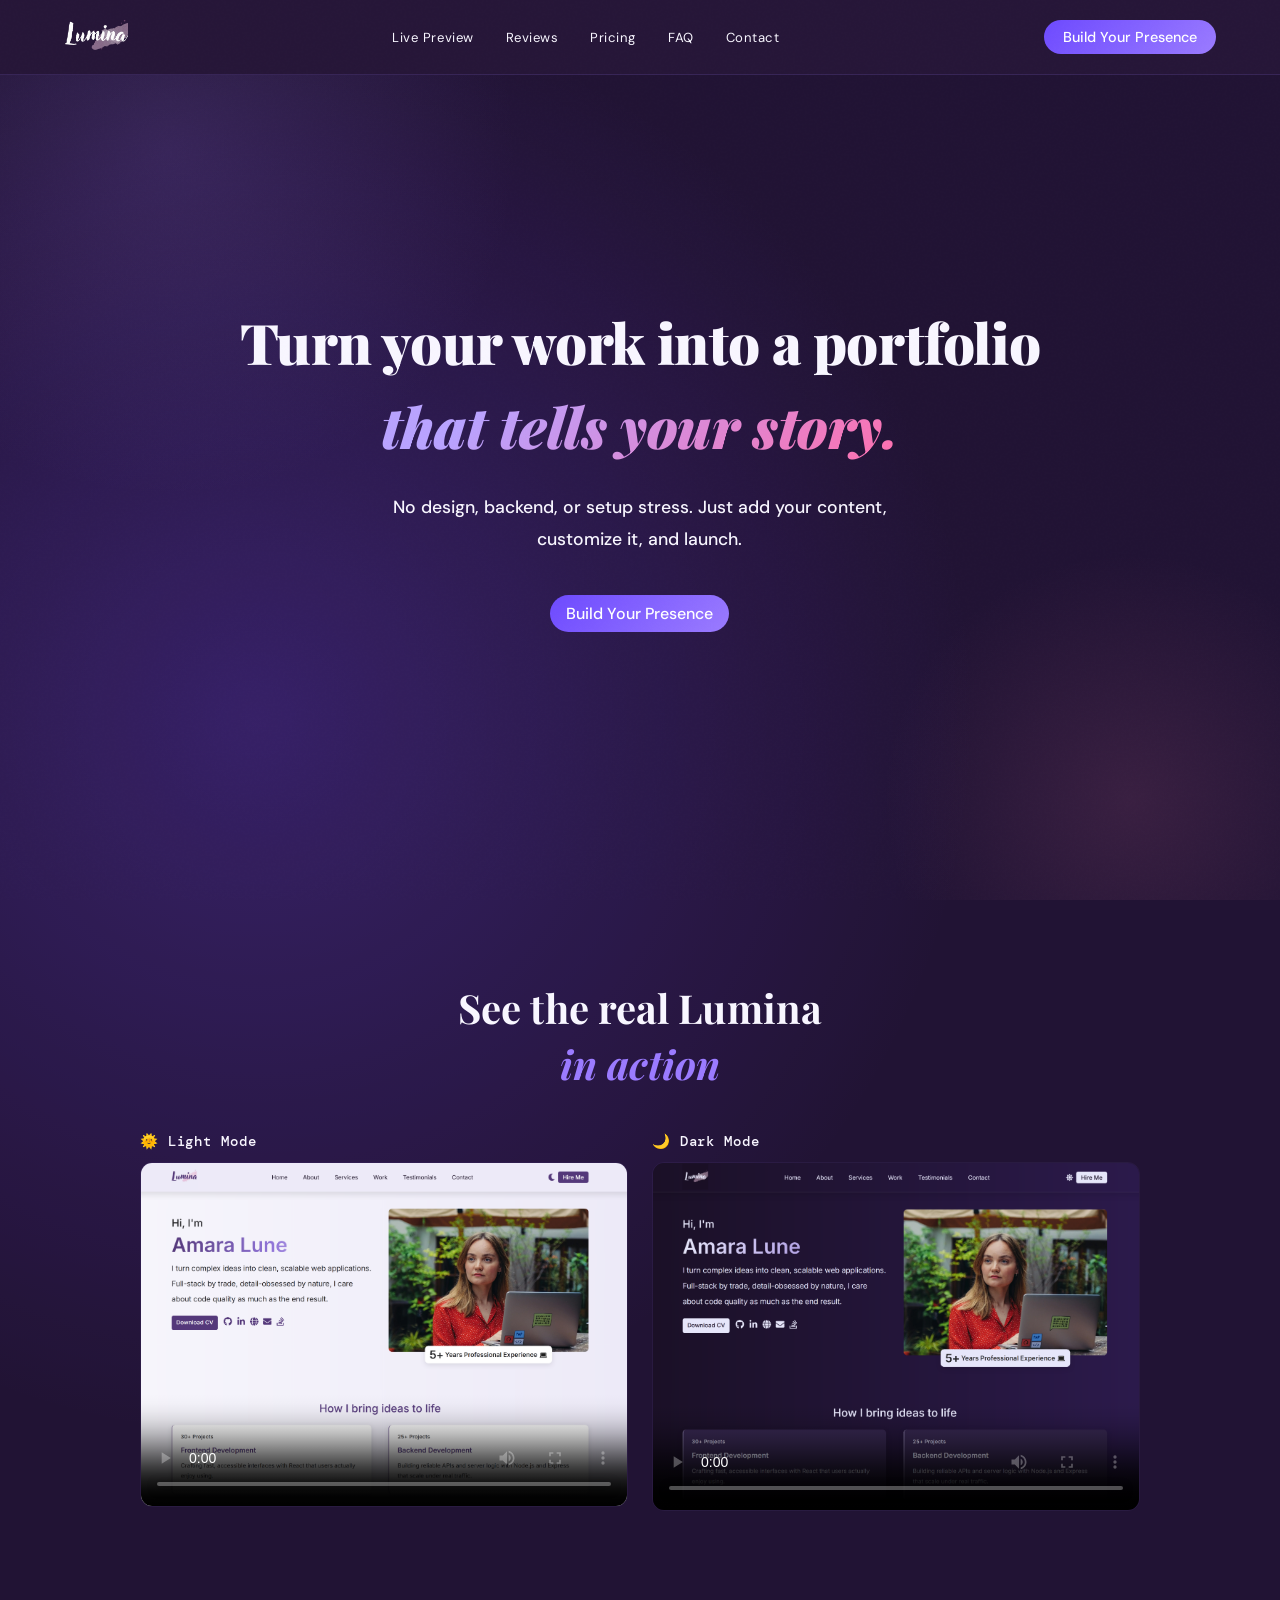
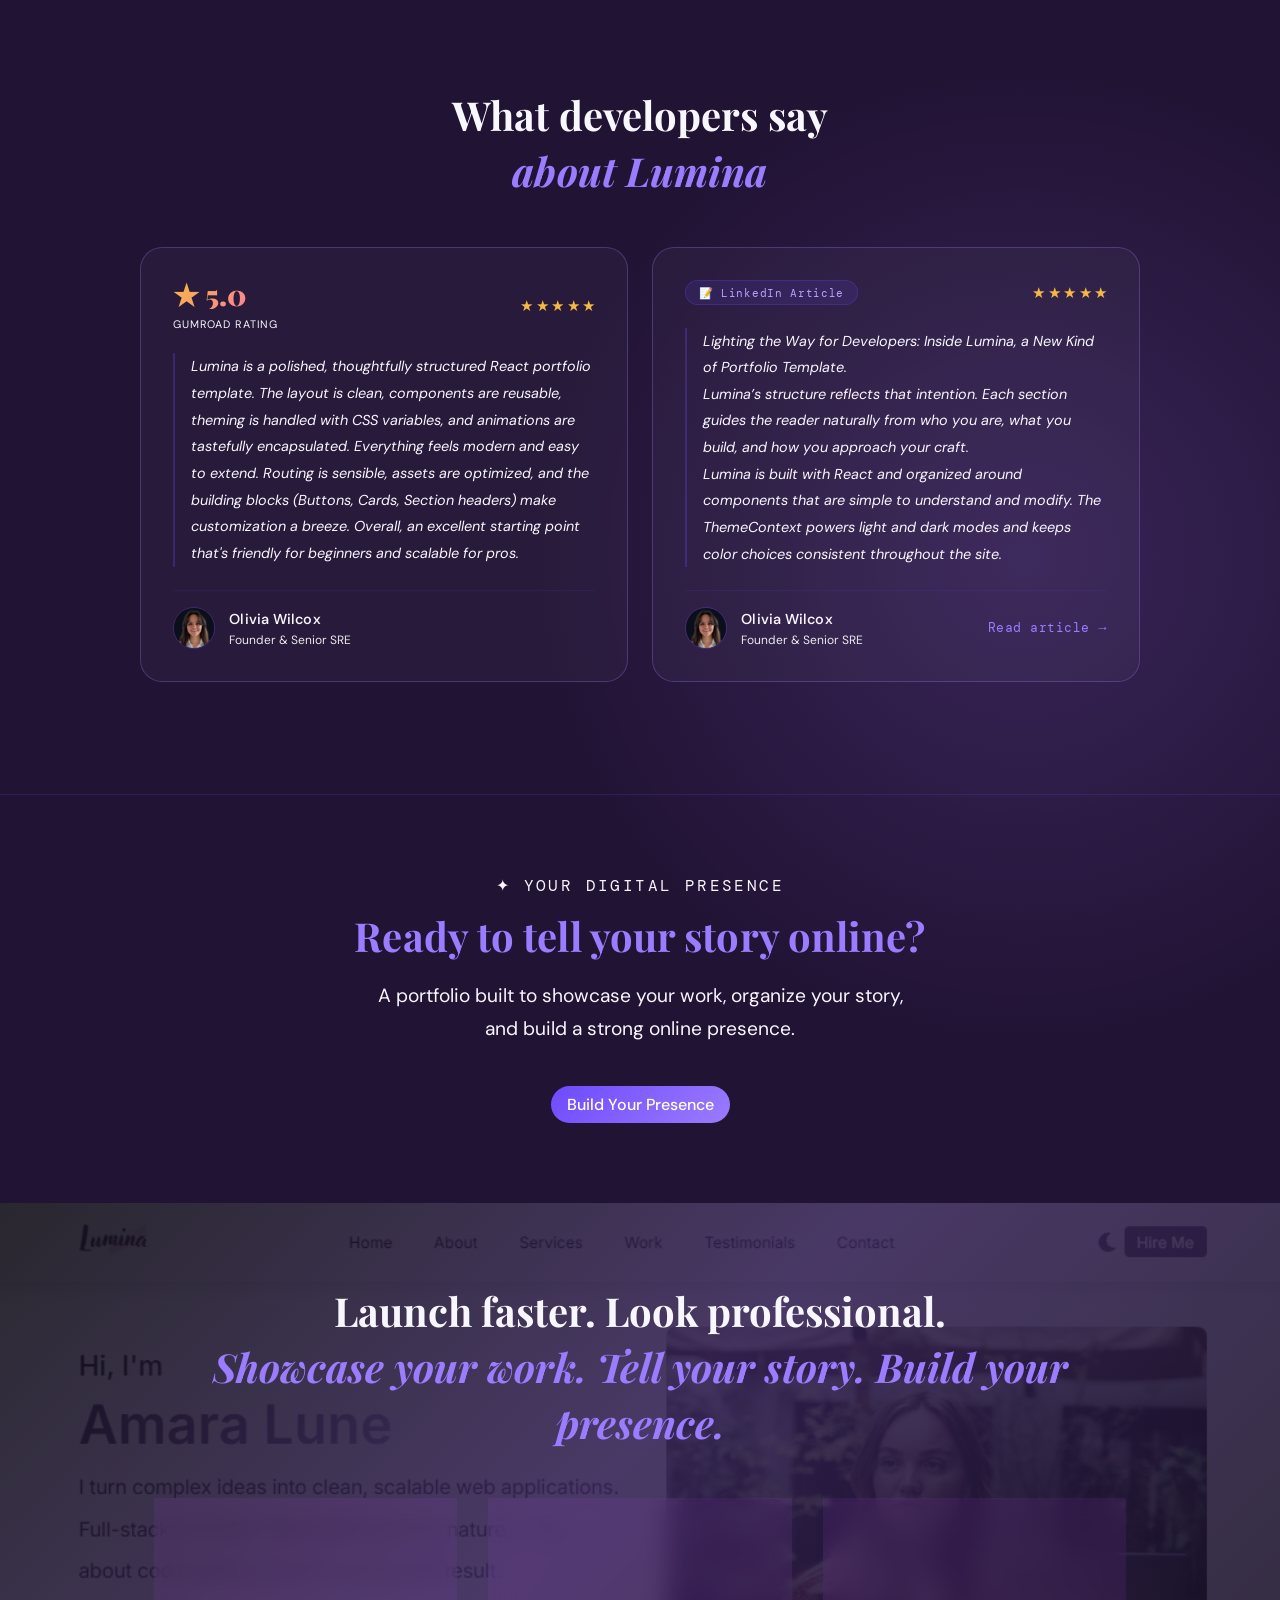
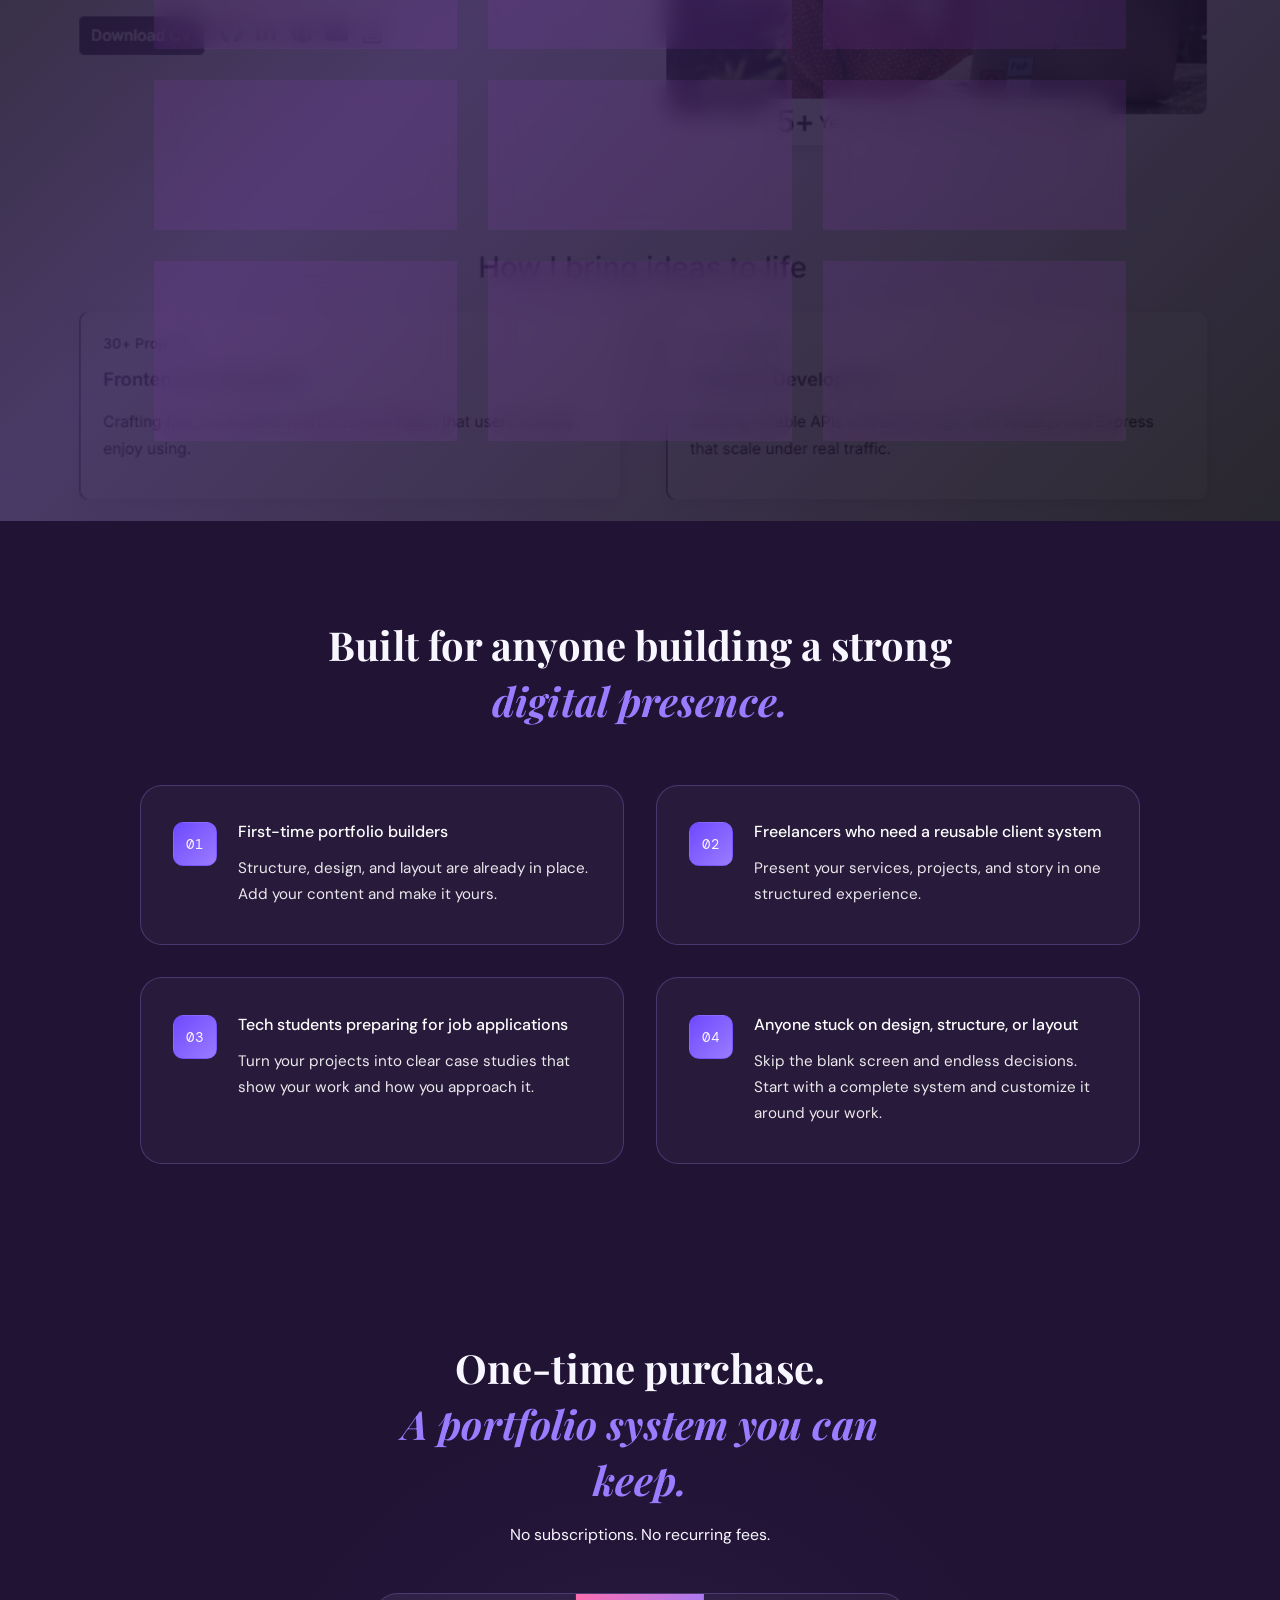
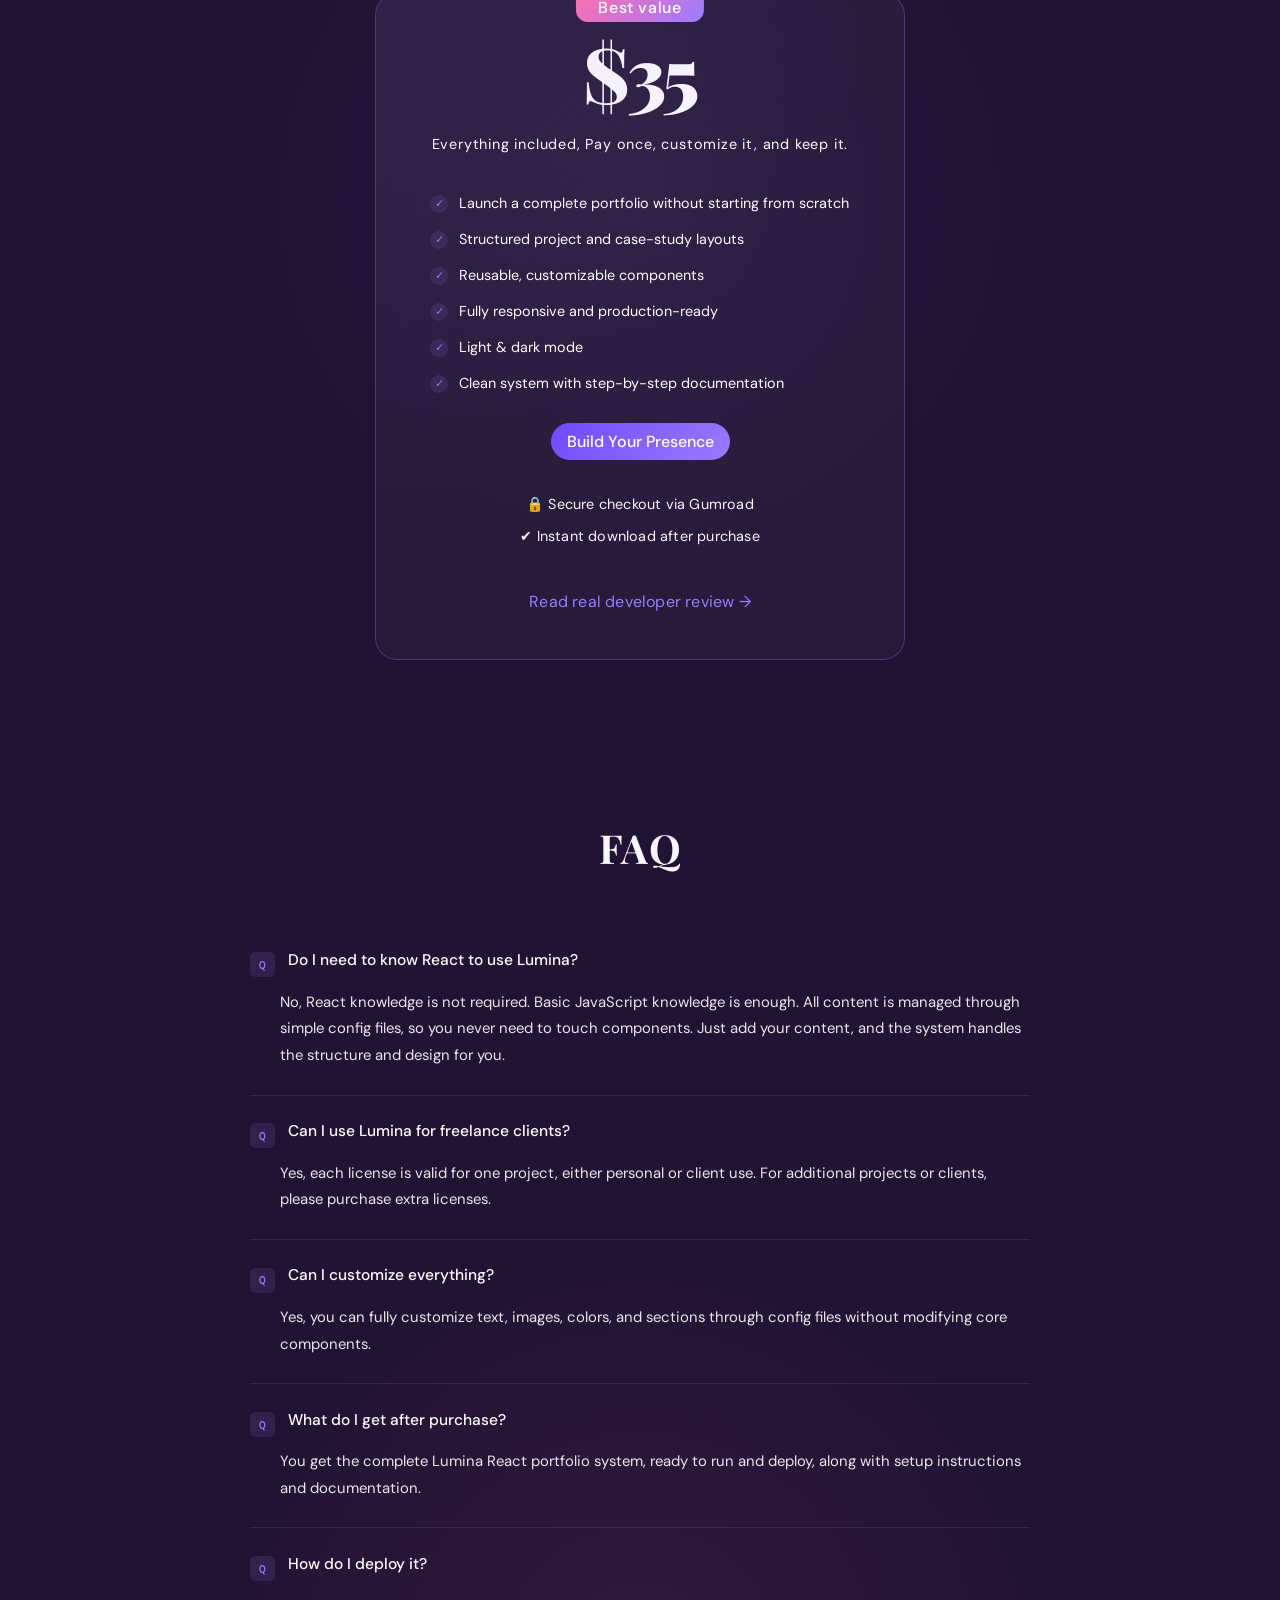
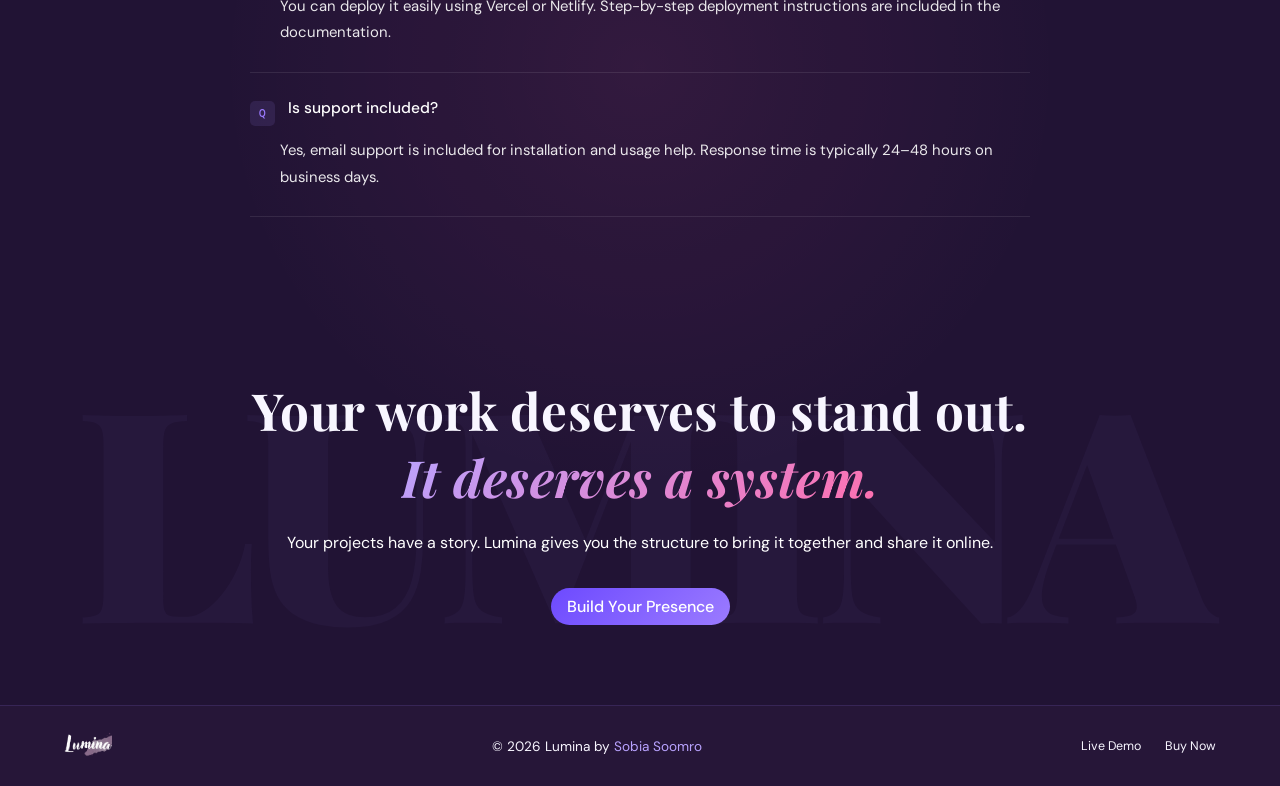
<file: index.html>
<!doctype html>
<html lang="en">
<head>

  <!-- Google tag (gtag.js) -->
  <script async src="https://www.googletagmanager.com/gtag/js?id=G-YYLFMB7GM7"></script>
  <script>
    window.dataLayer = window.dataLayer || [];
    function gtag(){dataLayer.push(arguments);}
    gtag('js', new Date());
    gtag('config', 'G-YYLFMB7GM7');
  </script>

  <meta charset="UTF-8" />
  <meta name="viewport" content="width=device-width, initial-scale=1.0" />
  <title>Lumina, Not Just a Portfolio. A Complete System.</title>
  <meta name="description" content="Go from idea to live portfolio in one day, no design decisions, no setup stress. Built for anyone who wants to launch faster and get noticed." />

  <!-- Open Graph -->
  <meta property="og:title" content="Lumina, Not Just a Portfolio. A Complete System." />
  <meta property="og:description" content="Go from idea to live portfolio in one day, no design decisions, no setup stress. Built for anyone who wants to launch faster and get noticed." />
  <meta property="og:image" content="https://lumina-portfolio-system.vercel.app/Images/Lumina.png" />
  <meta property="og:url" content="https://lumina-portfolio-system.vercel.app" />
  <meta property="og:site_name" content="Lumina" />
  <meta property="og:type" content="website" />

  <!-- Twitter -->
  <meta name="twitter:card" content="summary_large_image" />
  <meta name="twitter:title" content="Lumina, Not Just a Portfolio. A Complete System." />
  <meta name="twitter:description" content="Go from idea to live portfolio in one day, no design decisions, no setup stress. Built for anyone who wants to launch faster and get noticed." />
  <meta name="twitter:image" content="https://lumina-portfolio-system.vercel.app/Images/Lumina.png" />

  <!-- Favicon -->
  <link rel="icon" type="image/x-icon" href="Images/favicon.ico" />

  <!-- Fonts -->
  <link rel="preconnect" href="https://fonts.googleapis.com" />
  <link rel="preconnect" href="https://fonts.gstatic.com" crossorigin />
  <link href="https://fonts.googleapis.com/css2?family=Playfair+Display:ital,wght@0,700;0,900;1,700&family=DM+Sans:wght@300;400;500&family=DM+Mono:wght@400;500&display=swap" rel="stylesheet" />

  <!-- CSS -->
  <link rel="stylesheet" href="CSS/base.css" />
  <link rel="stylesheet" href="CSS/nav.css" />
  <link rel="stylesheet" href="CSS/hero.css" />
  <link rel="stylesheet" href="CSS/video.css" />
  <link rel="stylesheet" href="CSS/testimonials.css" />
  <link rel="stylesheet" href="CSS/cta.css" />
  <link rel="stylesheet" href="CSS/benefits.css" />
  <link rel="stylesheet" href="CSS/for.css" />
  <link rel="stylesheet" href="CSS/pricing.css" />
  <link rel="stylesheet" href="CSS/faq.css" />
  <link rel="stylesheet" href="CSS/finalCta.css" />
  <link rel="stylesheet" href="CSS/footer.css" />

</head>

  <body>
    <!-- ═══════════════════════════════
         NAV
    ═══════════════════════════════ -->
  <nav>
  <a href="#hero" class="nav-logo">
    <img src="Images/Lumina.png" alt="Lumina" />
  </a>

  <!-- LINKS -->
  <ul class="nav-links">
     <li>
      <a href="https://react-portfolio-template-indol.vercel.app/" target="_blank">
        Live Preview
      </a>
    </li>
    <li><a href="#testimonials">Reviews</a></li>
    <li><a href="#pricing">Pricing</a></li>
    <li><a href="#faq">FAQ</a></li>
    <li><a href="https://sobia-portfolio.netlify.app/contact" target="_blank">Contact</a></li>
  </ul>

  <!-- CTA -->
  <a
    href="https://sobia.gumroad.com/l/lumina-reactjs-portfolio-template"
    target="_blank"
    class="nav-cta"
  >
    Build Your Presence
  </a>
  <!-- Hamburger button — add inside <nav> after .nav-cta -->
<button class="nav-hamburger" id="hamburger" aria-label="Open menu">
  <span></span>
  <span></span>
  <span></span>
</button>

<!-- Mobile overlay — add right after </nav> -->
<div class="nav-mobile-menu" id="mobileMenu">
  <div class="mobile-close" onclick="closeMobileMenu()">✕</div>
  <a href="#testimonials" onclick="closeMobileMenu()">Reviews</a>
  <a href="#pricing" onclick="closeMobileMenu()">Pricing</a>
  <a href="#faq" onclick="closeMobileMenu()">FAQ</a>
  <a href="https://react-portfolio-template-indol.vercel.app/" target="_blank">Live Demo</a>
  <a href="https://sobia-portfolio.netlify.app/contact" target="_blank">Contact</a>
  <a href="https://sobia.gumroad.com/l/lumina-reactjs-portfolio-template" target="_blank" class="nav-cta-mobile">Build Your Presence</a>
</div>
<div class="menu-overlay" id="menuOverlay"></div>
</nav>

    <!-- ═══════════════════════════════
         HERO
    ═══════════════════════════════ -->
    <section class="hero" id="hero">
      <div class="hero-bg-orb orb-a"></div>
      <div class="hero-bg-orb orb-b"></div>
      <div class="hero-inner">
        <h1>
          Turn your work into a portfolio<br />
          <span class="line2"><em>that tells your story.</em></span>
        </h1>
        <p class="hero-sub">
          No design, backend, or setup stress. Just add your content, customize it, and launch.
        </p>
        <div class="hero-actions">
          <a
            href="https://sobia.gumroad.com/l/lumina-reactjs-portfolio-template"
            target="_blank"
            class="btn-primary"
            >Build Your Presence</a
          >
        </div>
      </div>
    </section>

    <!-- ═══════════════════════════════
        VIDEO
    ═══════════════════════════════ -->
    <section id="video" class="video-section">
      <div class="video-inner">
        <h2 class="section-title">
          See the real Lumina<br /><em>in action</em>
        </h2>
        <div class="video-grid">
          <div class="video-box">
            <p class="video-box-label">🌞 Light Mode</p>
          <video
            controls
            preload="metadata"
            poster="Images/light-preview.png"
         >
         <source src="Videos/light-mode.mp4" type="video/mp4" />
        </video>
          </div>
          <div class="video-box">
            <p class="video-box-label">🌙 Dark Mode</p>
          <video
           controls
           preload="metadata"
           poster="Images/dark-preview.png"
         >
         <source src="Videos/dark-mode.mp4" type="video/mp4" />
        </video>
          </div>
        </div>
      </div>
    </section>

    <!-- ═══════════════════════════════
         TESTIMONIALS
    ═══════════════════════════════ -->
    <section id="testimonials" class="testimonials-section">
      <div class="testimonials-inner">
        <h2 class="section-title">
          What developers say<br /><em>about Lumina</em>
        </h2>

        <div class="testimonials-grid">
          <!-- Card 1 — Gumroad rating -->
          <div class="testi-card">
            <div class="testi-card-top">
              <div class="testi-score-col">
                <div class="testi-big-num">★ 5.0</div>
                <div class="testi-platform">Gumroad Rating</div>
              </div>
              <div class="testi-stars">
                <span class="star">★</span><span class="star">★</span
                ><span class="star">★</span><span class="star">★</span
                ><span class="star">★</span>
              </div>
            </div>
            <p class="testi-quote">
              Lumina is a polished, thoughtfully structured React portfolio
              template. The layout is clean, components are reusable, theming is
              handled with CSS variables, and animations are tastefully
              encapsulated. Everything feels modern and easy to extend. Routing
              is sensible, assets are optimized, and the building blocks
              (Buttons, Cards, Section headers) make customization a breeze.
              Overall, an excellent starting point that's friendly for beginners
              and scalable for pros.
            </p>
            <div class="testi-author">
              <img
                src="Images/user1.png"
                alt="Olivia Wilcox"
                class="testi-avatar"
              />
              <div class="testi-author-info">
                <span class="testi-name">Olivia Wilcox</span>
                <span class="testi-role">Founder & Senior SRE</span>
              </div>
            </div>
          </div>

          <!-- Card 2 — LinkedIn article -->
          <div class="testi-card testi-card-article">
           <div class="testi-card-top">
            <div class="testi-article-badge">📝 LinkedIn Article</div>
            <div class="testi-stars">
            <span class="star">★</span><span class="star">★</span>
            <span class="star">★</span><span class="star">★</span>
            <span class="star">★</span>
           </div>
           </div>
            <p class="testi-quote">
              Lighting the Way for Developers: Inside Lumina, a New Kind of
              Portfolio Template.
              <br />
              Lumina’s structure reflects that intention. Each section guides
              the reader naturally from who you are, what you build, and how you
              approach your craft.
              <br />
              Lumina is built with React and organized around components that
              are simple to understand and modify. The ThemeContext powers light
              and dark modes and keeps color choices consistent throughout the
              site.
            </p>
           <div class="testi-article-author">
            <div class="testi-author-left">
             <img src="Images/user1.png" alt="Olivia Wilcox" class="testi-avatar" />
             <div class="testi-author-info">
             <span class="testi-name">Olivia Wilcox</span>
             <span class="testi-role">Founder & Senior SRE</span>
           </div>
          </div>
         <a href="https://www.linkedin.com/pulse/lighting-way-developers-inside-lumina-new-kind-portfolio-wilcox-zwige/?trackingId=ChqsGk8XRICPoiimAweCMg%3D%3D"
       target="_blank" class="testi-link">Read article →</a>
  </div>
</div>
          </div>
        </div>
      </div>
    </section>

     <!-- ═══════════════════════════════
         MID CTA
    ═══════════════════════════════ -->
    <section class="cta-mid">
     <div class="cta-mid-inner">
     <span class="cta-mid-label">✦ Your Digital Presence</span>
     <h2 class="section-title">
      Ready to tell your story online?
     </h2>
     <p class="cta-mid-sub">
      A portfolio built to showcase your work, organize your story, and build a strong online presence.
     </p>
     <div class="hero-actions">
      <a href="https://sobia.gumroad.com/l/lumina-reactjs-portfolio-template" target="_blank" class="btn-primary">Build Your Presence</a>
     </div>
  </div>
</section>

    <!-- ═══════════════════════════════
         IMAGE OVERLAY + BENEFITS
    ═══════════════════════════════ -->
    <section class="benefits-section">
  <div class="benefits-overlay">
    <img
      src="Images/img-overlay.png"
      alt="Lumina portfolio preview"
      class="benefits-bg-img"
    />

    <div class="benefits-overlay-tint"></div>

    <div class="benefits-content">
      <h2 class="section-title benefits-title">
        Launch faster. Look professional.<br />
        <em>Showcase your work. Tell your story. Build your presence.</em>
      </h2>

      <div class="benefits-grid">

        <div class="benefit-tag">
          <span class="benefit-number">01</span>
          <div class="benefit-tag-title">
            Go from idea to live portfolio in a single day
          </div>
        </div>

        <div class="benefit-tag">
          <span class="benefit-number">02</span>
          <div class="benefit-tag-title">
            Start with a complete structure instead of a blank screen
          </div>
        </div>

        <div class="benefit-tag">
          <span class="benefit-number">03</span>
          <div class="benefit-tag-title">
            Present projects with clear case-study layouts
          </div>
        </div>

        <div class="benefit-tag">
          <span class="benefit-number">04</span>
          <div class="benefit-tag-title">
            Give your work a story and a clear flow
          </div>
        </div>

        <div class="benefit-tag">
          <span class="benefit-number">05</span>
          <div class="benefit-tag-title">
            Spend less time making design decisions
          </div>
        </div>

        <div class="benefit-tag">
          <span class="benefit-number">06</span>
          <div class="benefit-tag-title">
            Add your content, the structure is already built
          </div>
        </div>

        <div class="benefit-tag">
          <span class="benefit-number">07</span>
          <div class="benefit-tag-title">
            Launch without backend setup
          </div>
        </div>

        <div class="benefit-tag">
          <span class="benefit-number">08</span>
          <div class="benefit-tag-title">
            Keep your portfolio consistent with a reusable design system
          </div>
        </div>

        <div class="benefit-tag">
          <span class="benefit-number">09</span>
          <div class="benefit-tag-title">
            Customize the experience around your work and your story
          </div>
        </div>
      </div>
    </div>
  </div>
</section>

    <div class="for-section">
  <div class="for-inner-section">
    <div class="for-header">
      <h2 class="section-title">
        Built for anyone building a strong<br /><em>digital presence.</em>
      </h2>
    </div>
    <div class="for-grid">
      <div class="for-card">
        <div class="for-card-icon">01</div>
        <div class="for-card-body">
          <h4>First-time portfolio builders</h4>
          <p>Structure, design, and layout are already in place. Add your content and make it yours.</p>
        </div>
      </div>
      <div class="for-card">
        <div class="for-card-icon">02</div>
        <div class="for-card-body">
          <h4>Freelancers who need a reusable client system</h4>
          <p>Present your services, projects, and story in one structured experience.</p>
        </div>
      </div>
      <div class="for-card">
        <div class="for-card-icon">03</div>
        <div class="for-card-body">
          <h4>Tech students preparing for job applications</h4>
          <p>Turn your projects into clear case studies that show your work and how you approach it.</p>
        </div>
      </div>
      <div class="for-card">
        <div class="for-card-icon">04</div>
        <div class="for-card-body">
          <h4>Anyone stuck on design, structure, or layout</h4>
          <p>Skip the blank screen and endless decisions. Start with a complete system and customize it around your work.</p>
        </div>
      </div>
    </div>
  </div>
</div>


<!-- ═══════════════════════════════
     PRICING (SAAS HIGH-CONVERTING)
═══════════════════════════════ -->
<div id="pricing" class="pricing-section">
  <div class="pricing-bg-glow"></div>

  <div class="pricing-inner">

    <!-- SHORTER + STRONGER HEADLINE -->
    <h2 class="section-title">
      One-time purchase.<br />
      <em>A portfolio system you can keep.</em>
    </h2>

    <p class="price-note">
      No subscriptions. No recurring fees.
    </p>
    <div class="price-card">

      <div class="price-card-glow"></div>

      <div class="price-best-badge">Best value</div>

      <!-- PRICE SIMPLIFIED -->

      <div class="price-main">
     <h3 class="price-amount">$35</h3>
     <p>Everything included, Pay once, customize it, and keep it.</p>
   </div>

      <!-- OUTCOME-BASED FEATURES -->
    <div class="price-items-container">
      <div class="price-items">

        <div class="price-item">
          <span class="check">✓</span>
          Launch a complete portfolio without starting from scratch
        </div>

        <div class="price-item">
          <span class="check">✓</span>
          Structured project and case-study layouts
        </div>

        <div class="price-item">
          <span class="check">✓</span>
          Reusable, customizable components
        </div>

        <div class="price-item">
          <span class="check">✓</span>
          Fully responsive and production-ready
        </div>

        <div class="price-item">
          <span class="check">✓</span>
          Light & dark mode
        </div>

        <div class="price-item">
          <span class="check">✓</span>
          Clean system with step-by-step documentation
        </div>
     </div>
    </div>

      <!-- CTA -->
      <a
        href="https://sobia.gumroad.com/l/lumina-reactjs-portfolio-template"
        target="_blank"
        class="btn-primary"
      >
        Build Your Presence
      </a>
      <div class="price-guarantee">
        🔒 Secure checkout via Gumroad<br />
        ✔ Instant download after purchase<br />
        <br />
        <a href="https://www.linkedin.com/pulse/lighting-way-developers-inside-lumina-new-kind-portfolio-wilcox-zwige/?trackingId=ChqsGk8XRICPoiimAweCMg%3D%3D" target="_blank">
          Read real developer review →
        </a>
      </div>

    </div>
  </div>
</div>

    <!-- ═══════════════════════════════
         FAQ
    ═══════════════════════════════ -->
    <div id="faq" class="faq-section">
    <div class="faq-inner-section">
      <div class="faq-header">
        <h2 class="section-title">FAQ</h2>
      </div>
      <div class="faq-item">
        <div class="faq-q">Do I need to know React to use Lumina?</div>
        <p class="faq-a">
          No, React knowledge is not required.
          Basic JavaScript knowledge is enough. All content is managed through simple config files, so you never need to touch components.
          Just add your content, and the system handles the structure and design for you.
        </p>
      </div>
      <div class="faq-item">
        <div class="faq-q">Can I use Lumina for freelance clients?</div>
        <p class="faq-a">
          Yes, each license is valid for one project, either personal or client use.
          For additional projects or clients, please purchase extra licenses.
        </p>
      </div>
      <div class="faq-item">
        <div class="faq-q">Can I customize everything?</div>
        <p class="faq-a">
          Yes, you can fully customize text, images, colors, and sections through config files without modifying core components.
        </p>
      </div>
      <div class="faq-item">
        <div class="faq-q">What do I get after purchase?</div>
        <p class="faq-a">
          You get the complete Lumina React portfolio system, ready to run and deploy, along with setup instructions and documentation.
        </p>
      </div>
      <div class="faq-item">
        <div class="faq-q">How do I deploy it?</div>
        <p class="faq-a">
         You can deploy it easily using Vercel or Netlify.
         Step-by-step deployment instructions are included in the documentation.
        </p>
      </div>
       <div class="faq-item">
        <div class="faq-q">Is support included?</div>
        <p class="faq-a">
         Yes, email support is included for installation and usage help.
         Response time is typically 24–48 hours on business days.
        </p>
      </div>
    </div>
    </div>
    </div>

    <!-- ═══════════════════════════════
         FINAL CTA
    ═══════════════════════════════ -->
    <div class="cta-final">
      <div class="cta-watermark">LUMINA</div>
      <div class="cta-inner">
        <h2>
          Your work deserves to stand out.<br /><em
            >It deserves a system.</em
          >
        </h2>
        <p>
          Your projects have a story. Lumina gives you the structure to bring it together and share it online.
        </p>
        <div class="hero-actions">
          <a
            href="https://sobia.gumroad.com/l/lumina-reactjs-portfolio-template"
            target="_blank"
            class="btn-primary"
            >Build Your Presence</a
          >
        </div>
      </div>
    </div>

    <!-- ═══════════════════════════════
         FOOTER
    ═══════════════════════════════ -->
    <footer>
      <div class="footer-logo">
        <a href="#hero" class="footer-logo">
         <img src="Images/Lumina.png" alt="Lumina" />
        </a>
      </div>
      <p class="footer-copy">
        © 2026 Lumina by <a href="https://sobia-portfolio.netlify.app/" target="_blank">Sobia Soomro</a>
      </p>
      <div class="footer-links">
        <a
          href="https://react-portfolio-template-indol.vercel.app/"
          target="_blank"
          >Live Demo</a
        >
        <a
          href="https://sobia.gumroad.com/l/lumina-reactjs-portfolio-template"
          target="_blank"
          >Buy Now</a
        >
      </div>
    </footer>

    <script>
  const hamburger = document.getElementById("hamburger");
  const mobileMenu = document.getElementById("mobileMenu");
  const menuOverlay = document.getElementById("menuOverlay");

  hamburger.addEventListener("click", () => {
    hamburger.classList.toggle("open");
    mobileMenu.classList.toggle("open");
    menuOverlay.classList.toggle("show");
  });

  function closeMobileMenu() {
    hamburger.classList.remove("open");
    mobileMenu.classList.remove("open");
    menuOverlay.classList.remove("show");
  }

  menuOverlay.addEventListener("click", closeMobileMenu);
</script>
  </body>
</html>
</file>
<file: CSS/base.css>
:root {
  --violet: #6d4aff;
  --lavender: #9b7bff;
  --glow: #b9a3ff;
  --accent: #ff6fae;
  --white: #f8f6ff;
  --btn-text: #ffffff;
  --dim: rgba(255, 255, 255, 0.90);
  /* --dimmer: rgba(248, 248, 248, 0.22); */
  --card-bg: rgba(255, 255, 255, 0.03);
  --card-border: rgba(109, 74, 255, 0.3);
  --section-border: rgba(139, 111, 212, 0.08);
  --faq-border: rgba(255, 255, 255, 0.09);
  --nav-background: #261638;
}

*, *::before, *::after {
  box-sizing: border-box;
  margin: 0;
  padding: 0;
}

html {
  scroll-behavior: smooth;
}

body {
  font-family: "DM Sans", sans-serif;
  color: var(--white);
  overflow-x: hidden;
  -webkit-font-smoothing: antialiased;
  background:
    radial-gradient(1200px circle at 20% 10%, rgba(109, 74, 255, 0.25), transparent 60%),
    radial-gradient(900px circle at 80% 30%, rgba(155, 123, 255, 0.18), transparent 55%),
    radial-gradient(700px circle at 50% 90%, rgba(255, 111, 174, 0.08), transparent 60%),
    #0f0c1d;
}

body::after {
  content: "";
  position: fixed;
  inset: 0;
  background-image: url("data:image/svg+xml,%3Csvg viewBox='0 0 512 512' xmlns='http://www.w3.org/2000/svg'%3E%3Cfilter id='n'%3E%3CfeTurbulence type='fractalNoise' baseFrequency='0.75' numOctaves='4' stitchTiles='stitch'/%3E%3C/filter%3E%3Crect width='100%25' height='100%25' filter='url(%23n)' opacity='0.04'/%3E%3C/svg%3E");
  pointer-events: none;
  z-index: 9999;
  opacity: 0.3;
}
</file>
<file: CSS/nav.css>
nav {
  position: fixed;
  top: 0;
  left: 0;
  right: 0;
  z-index: 500;
  padding: 0.3rem 4rem;
  display: flex;
  align-items: center;
  justify-content: space-between;
  gap: 2rem;
  background: var(--nav-background);
  border-bottom: 1px solid rgba(155, 123, 255, 0.15);
}

.nav-logo {
  line-height: 0;
  flex-shrink: 0;
}

.nav-logo img {
  height: 4rem;
  width: auto;
  display: block;
}

.nav-links {
  display: flex;
  gap: 2rem;
  list-style: none;
  align-items: center;
  flex: 1;
  justify-content: center;
}

.nav-links a {
  color: var(--white);
  text-decoration: none;
  font-size: 0.82rem;
  font-weight: 400;
  letter-spacing: 0.04em;
  transition: color 0.2s;
}

.nav-links a:hover {
  color: var(--white);
}

.nav-cta {
  background: linear-gradient(135deg, var(--violet), var(--lavender));
  color: var(--btn-text);
  padding: 0.5rem 1.2rem;
  border-radius: 30px;
  font-weight: 500;
  font-size: 0.9rem;
  border: none;
  text-decoration: none;
  white-space: nowrap;
  flex-shrink: 0;
  transition: transform 0.2s, box-shadow 0.2s;
}

.nav-cta:hover {
  transform: translateY(-3px);
  box-shadow: 0 18px 44px rgba(139, 111, 212, 0.5);
}

/* ── HAMBURGER BUTTON ── */
.nav-hamburger {
  display: none;
  flex-direction: column;
  gap: 5px;
  cursor: pointer;
  background: none;
  border: none;
  padding: 4px;
  flex-shrink: 0;
}

.nav-hamburger span {
  display: block;
  width: 24px;
  height: 2px;
  background: var(--white);
  border-radius: 2px;
  transition: all 0.3s ease;
}

/* Hamburger → X animation */
.nav-hamburger.open span:nth-child(1) {
  transform: translateY(7px) rotate(45deg);
}

.nav-hamburger.open span:nth-child(2) {
  opacity: 0;
  transform: scaleX(0);
}

.nav-hamburger.open span:nth-child(3) {
  transform: translateY(-7px) rotate(-45deg);
}

/* ── MOBILE MENU OVERLAY ── */
/* ─────────────────────────────
   MOBILE SIDEBAR MENU
───────────────────────────── */

.nav-mobile-menu {
  position: fixed;
  top: 0;
  left: -320px;
  width: 280px;
  height: 100vh;
  background: var(--nav-background);
  border-right: 1px solid rgba(139, 111, 212, 0.12);
  backdrop-filter: blur(20px);
  z-index: 999;
  padding: 7rem 2rem 2rem;
  display: flex;
  flex-direction: column;
  gap: 1.3rem;
  transition: left 0.35s ease;
}

/* OPEN STATE */
.nav-mobile-menu.open {
  left: 0;
}

/* LINKS */
.nav-mobile-menu a {
  color: var(--white);
  text-decoration: none;
  font-size: 1rem;
  font-weight: 500;
  padding: 0.95rem 1rem;
  border-radius: 14px;
  transition:
    background 0.2s ease,
    color 0.2s ease,
    transform 0.2s ease;
}

/* HOVER */
.nav-mobile-menu a:hover {
  background: rgba(255, 255, 255, 0.05);
  color: var(--lavender);
  transform: translateX(4px);
}

/* CTA BUTTON */
.nav-cta-mobile {
  margin-top: 1rem;
  background: linear-gradient(
    135deg,
    var(--violet),
    var(--lavender)
  );
  text-align: center;
  color: white !important;
  border-radius: 999px !important;
  padding: 1rem 1.4rem !important;
}

/* DARK OVERLAY */
.menu-overlay {
  position: fixed;
  inset: 0;
  background: rgba(0, 0, 0, 0.45);
  backdrop-filter: blur(4px);
  z-index: 998;
  opacity: 0;
  pointer-events: none;
  transition: opacity 0.3s ease;
}

.menu-overlay.show {
  opacity: 1;
  pointer-events: all;
}

.mobile-close {
  position: absolute;
  top: 18px;
  right: 18px;
  width: 38px;
  height: 38px;
  display: flex;
  align-items: center;
  justify-content: center;
  font-size: 20px;
  color: var(--white);
  cursor: pointer;
  border-radius: 10px;
  background: rgba(255, 255, 255, 0.05);
  transition: 0.2s ease;
}

.mobile-close:hover {
  background: rgba(255, 255, 255, 0.1);
  transform: scale(1.05);
}

@media (max-width: 900px) {
  nav {
    padding: 0.5rem 2rem;
  }

  .nav-links {
    display: none;
  }

  .nav-cta {
    display: none;
  }

  .nav-hamburger {
    display: flex;
  }
}
</file>
<file: CSS/hero.css>
@keyframes drift {
  0%,
  100% {
    transform: translate(0, 0);
  }
  33% {
    transform: translate(20px, -25px);
  }
  66% {
    transform: translate(-15px, 15px);
  }
}

@keyframes riseIn {
  from {
    opacity: 0;
    transform: translateY(28px);
  }
  to {
    opacity: 1;
    transform: translateY(0);
  }
}

@keyframes blink {
  0%,
  100% {
    opacity: 1;
    transform: scale(1);
  }
  50% {
    opacity: 0.4;
    transform: scale(1.4);
  }
}

.hero {
  min-height: 100svh;
  display: flex;
  align-items: center;
  justify-content: center;
  padding: 9rem 4rem 7rem;
  text-align: center;
  position: relative;
  overflow: hidden;
  background: rgba(199, 80, 255, 0.1);
}

.hero-bg-orb {
  position: absolute;
  border-radius: 50%;
  pointer-events: none;
  animation: drift 12s ease-in-out infinite;
}

.orb-a {
  width: 700px;
  height: 700px;
  top: -200px;
  left: -180px;
  background: radial-gradient(
    circle,
    rgba(139, 111, 212, 0.18) 0%,
    transparent 70%
  );
}

.orb-b {
  width: 500px;
  height: 500px;
  bottom: -150px;
  right: -100px;
  background: radial-gradient(
    circle,
    rgba(232, 121, 160, 0.12) 0%,
    transparent 70%
  );
  animation-delay: -5s;
  animation-direction: reverse;
}

.hero-inner {
  position: relative;
  z-index: 2;
  max-width: 1000px;
}

.hero h1 {
  font-family: "Playfair Display", serif;
  font-size: 3.5rem;
  font-weight: 900;
  line-height: 1.5;
  letter-spacing: -0.4px;
  margin-bottom: 1.5rem;
  color: var(--white);
  animation: riseIn 0.8s ease 0.1s both;
}

.hero h1 .line2 {
  display: block;
}

.hero h1 em {
  font-style: italic;
  background: linear-gradient(135deg, var(--glow) 20%, var(--accent));
  -webkit-background-clip: text;
  -webkit-text-fill-color: transparent;
  background-clip: text;
}

.hero-sub {
  font-size: 1.1rem;
  font-weight: 500;
  color: var(--white);
  max-width: 560px;
  margin: 0 auto 2.5rem;
  line-height: 1.8;
  animation: riseIn 0.8s ease 0.2s both;
}

.hero-actions {
  display: flex;
  gap: 1rem;
  justify-content: center;
  flex-wrap: wrap;
  animation: riseIn 0.8s ease 0.3s both;
  margin-top: 0.4rem;
}

.btn-primary {
  background: linear-gradient(135deg, var(--violet), var(--lavender));
  color: var(--btn-text);
  padding: 0.5rem 1rem;
  border-radius: 20px;
  font-size: 1rem;
  font-weight: 500;
  text-decoration: none;
  transition:
    transform 0.2s,
    box-shadow 0.2s;
  display: inline-flex;
  align-items: center;
  gap: 0.5rem;
  border: none;
  cursor: pointer;
}

.btn-primary:hover {
  transform: translateY(-3px);
  box-shadow: 0 18px 44px rgba(139, 111, 212, 0.5);
}

@media (max-width: 900px) {
  .hero {
    min-height: auto;
    line-height: 1.5;
  }

  .hero h1 {
    font-size: 2.8rem;
    line-height: 3.8rem;
  }

  .hero-sub {
    font-size: 1rem;
  }
}

@media (max-width: 580px) {
  .hero h1 {
    font-size: 2.3rem;
    max-width: 40rem;
    line-height: 1.5;
  }

  .hero-actions {
    flex-direction: column;
    align-items: center;
  }

  .btn-primary {
    justify-content: center;
    padding: 0.6rem 1.2rem;
  }
}

@media (max-width: 400px) {
  .hero h1 {
    font-size: 2rem;
    line-height: 1.6;
  }
}
</file>
<file: CSS/video.css>
.video-section {
  padding: 5rem 4rem;
  background: rgba(199, 80, 255, 0.1);
}

.video-inner {
  max-width: 1000px;
  margin: 0 auto;
  text-align: center;
}

.video-inner .section-title {
  font-family: "Playfair Display", serif;
  font-size: 2.5rem;
  font-weight: 700;
  line-height: 1.4;
  letter-spacing: 0.1px;
  margin-bottom: 2.5rem;
  color: var(--white);
}

.video-inner .section-title em {
  font-style: italic;
  color: var(--lavender);
}

.video-grid {
  display: grid;
  grid-template-columns: 1fr 1fr;
  gap: 1.5rem;
  margin-top: 2rem;
}

.video-box-label {
  font-size: 0.90rem;
  font-weight: 500;
  color: var(--white);
  margin-bottom: 0.75rem;
  display: block;
  text-align: left;
  font-family: "DM Mono", monospace;
  letter-spacing: 0.06em;
}

.video-box video {
  width: 100%;
  border-radius: 12px;
  border: 1px solid var(--section-border);
  background: var(--surface2);
  display: block;
}

@media (max-width: 900px) {
  .video-section {
    padding: 6rem 2rem;
  }

  .video-grid {
    grid-template-columns: 1fr;
  }

  .video-inner .section-title {
    font-size: 2.2rem;
  }
}

@media (max-width: 600px) {
  .video-inner .section-title {
    font-size: 1.9rem;
  }
}
</file>
<file: CSS/testimonials.css>
.testimonials-section {
  padding: 6rem 4rem 7rem;
  background: rgba(199, 80, 255, 0.1);
}

.testimonials-inner {
  max-width: 1000px;
  margin: 0 auto;
}

.testimonials-inner .section-title {
  font-family: "Playfair Display", serif;
  font-size: 2.5rem;
  font-weight: 700;
  line-height: 1.4;
  letter-spacing: 0.1px;
  text-align: center;
  margin-bottom: 3rem;
  color: var(--white);
}

.testimonials-inner .section-title em {
  font-style: italic;
  color: var(--lavender);
}

.testimonials-grid {
  display: grid;
  grid-template-columns: 1fr 1fr;
  gap: 1.5rem;
}

.testi-card {
  background: var(--card-bg);
  border: 1px solid rgba(139, 111, 212, 0.35);
  border-radius: 22px;
  padding: 2rem;
  display: flex;
  flex-direction: column;
  gap: 1.4rem;
  transition: border-color 0.25s ease, background 0.25s ease;
}

.testi-card:hover {
  border-color: rgba(155, 123, 255, 0.38);
  background: rgba(109, 74, 255, 0.09);
}

.testi-card-top {
  display: flex;
  align-items: center;
  justify-content: space-between;
}

.testi-big-num {
  font-family: "Playfair Display", serif;
  font-size: 1.8rem;
  font-weight: 900;
  background: linear-gradient(135deg, #f4b942, var(--accent));
  -webkit-background-clip: text;
  -webkit-text-fill-color: transparent;
  background-clip: text;
  line-height: 1;
}

.testi-platform {
  font-size: 0.68rem;
  color: var(--white);
  letter-spacing: 0.08em;
  text-transform: uppercase;
  margin-top: 0.5rem;
}

.testi-stars {
  display: flex;
  gap: 0.15rem;
}

.star {
  color: #f4b942;
  font-size: 0.95rem;
}

.testi-article-badge {
  display: inline-flex;
  align-items: center;
  gap: 0.4rem;
  background: rgba(109, 74, 255, 0.12);
  border: 1px solid rgba(109, 74, 255, 0.25);
  padding: 0.28rem 0.8rem;
  border-radius: 100px;
  font-size: 0.7rem;
  font-family: "DM Mono", monospace;
  color: var(--glow);
  letter-spacing: 0.06em;
}

.testi-quote {
  font-size: 0.90rem;
  line-height: 1.85;
  color: var(--white);
  font-style: italic;
  flex: 1;
  padding-left: 1rem;
  border-left: 2px solid rgba(109, 74, 255, 0.28);
}

.testi-author,
.testi-article-author {
  display: flex;
  align-items: center;
  gap: 0.9rem;
  padding-top: 1rem;
  border-top: 1px solid rgba(109, 74, 255, 0.1);
}

.testi-article-author {
  justify-content: space-between;
}

.testi-author-left {
  display: flex;
  align-items: center;
  gap: 0.9rem;
}

.testi-avatar {
  width: 42px;
  height: 42px;
  border-radius: 50%;
  object-fit: cover;
  border: 1.5px solid rgba(109, 74, 255, 0.3);
  flex-shrink: 0;
}

.testi-author-info {
  display: flex;
  flex-direction: column;
  gap: 0.2rem;
}

.testi-name {
  font-size: 0.90rem;
  font-weight: 550;
  color: var(--white);
  line-height: 1;
  letter-spacing: 0.1px;
  margin-top: 0.3rem;
}

.testi-role {
  font-size: 0.75rem;
  color: var(--dim);
  margin-top: 0.1rem;
}

.testi-link {
  font-size: 0.83rem;
  font-family: "DM Mono", monospace;
  color: var(--lavender);
  text-decoration: none;
  white-space: nowrap;
  flex-shrink: 0;
  letter-spacing: 0.04em;
  transition: letter-spacing 0.25s ease, text-decoration-color 0.25s ease;
  text-decoration: underline;
  text-decoration-color: transparent;
  text-underline-offset: 3px;
}

.testi-link:hover {
  text-transform: uppercase;
  letter-spacing: 0.1em;
  text-decoration-color: rgba(155, 123, 255, 0.4);
}

@media (max-width: 900px) {
  .testimonials-section {
    padding: 6rem 2rem;
  }

  .testimonials-grid {
    grid-template-columns: 1fr;
  }

  .testimonials-inner .section-title {
    font-size: 2.2rem;
  }
}

@media (max-width: 600px) {
  .testimonials-inner .section-title {
    font-size: 1.9rem;
  }

  .testi-article-author {
    flex-direction: column;
    align-items: flex-start;
  }
}
</file>
<file: CSS/cta.css>
.cta-mid {
  padding: 5rem 4rem;
  text-align: center;
  background: rgba(199, 80, 255, 0.1);
  border-top: 1px solid rgba(109, 74, 255, 0.18);
  position: relative;
  overflow: hidden;
}

.cta-mid-inner {
  position: relative;
  z-index: 2;
  max-width: 680px;
  margin: 0 auto;
}

.cta-mid-label {
  font-family: "DM Mono", monospace;
  font-size: 1rem;
  letter-spacing: 0.15em;
  text-transform: uppercase;
  color: var(--white);
  margin-bottom: 0.8rem;
  display: block;
}

.cta-mid-inner .section-title {
  font-family: "Playfair Display", serif;
  font-size: 2.5rem;
  font-weight: 700;
  line-height: 1.4;
  letter-spacing: 0.1px;
  margin-bottom: 1rem;
  color: var(--lavender);
}

.cta-mid-sub {
  font-size: 1.2rem;
  color: var(--white);
  margin-bottom: 2.5rem;
  line-height: 1.7;
  max-width: 530px;
  margin-left: auto;
  margin-right: auto;
}

@media (max-width: 900px) {
  .cta-mid {
    padding: 5rem 2rem;
  }

  .cta-mid-inner .section-title {
    font-size: 2.2rem;
  }
}

@media (max-width: 600px) {
  .cta-mid-label{
   font-size: 0.9rem;
  }

  .cta-mid-inner .section-title {
    font-size: 1.9rem;
  }

  .cta-mid .hero-actions {
    flex-direction: column;
    align-items: center;
  }

  .cta-mid-sub{
   font-size: 1rem;
  }

  .cta-mid .btn-primary {
    justify-content: center;
  }
}
</file>
<file: CSS/benefits.css>
.benefits-section {
  position: relative;
}

.benefits-overlay {
  position: relative;
  overflow: hidden;
  min-height: 680px;
  display: flex;
  align-items: center;
}

.benefits-bg-img {
  position: absolute;
  inset: 0;
  width: 100%;
  height: 100%;
  object-fit: cover;
  object-position: center;
  filter: brightness(0.3) saturate(0.4);
}

.benefits-overlay-tint {
  position: absolute;
  inset: 0;
  background: linear-gradient(
    135deg,
    rgba(11, 8, 21, 0.5) 0%,
    rgba(74, 46, 122, 0.59) 40%,
    rgba(11, 8, 21, 0.5) 100%
  );
}

.benefits-content {
  position: relative;
  z-index: 2;
  max-width: 1100px;
  margin: 0 auto;
  padding: 5rem 4rem;
  width: 100%;
  text-align: center;
}

.benefits-title {
  font-family: "Playfair Display", serif;
  font-size: 2.5rem;
  font-weight: 700;
  line-height: 1.4;
  color: var(--white);
  margin-bottom: 3rem;
}

.benefits-title em {
  color: var(--lavender);
  font-style: italic;
}

.benefits-grid {
  display: grid;
  grid-template-columns: repeat(3, 1fr);
  gap: 2rem;
  text-align: left;
}

.benefit-tag {
  display: flex;
  padding: 1.8rem;
  gap: 1rem;
  border-radius: 20px;
  background: rgba(199, 80, 255, 0.09);
  border: 1px solid rgba(155, 123, 255, 0.18);
  backdrop-filter: blur(12px);
  -webkit-backdrop-filter: blur(12px);
  transition: border-color 0.25s ease, background 0.25s ease;
}

.benefit-tag:hover {
  border-color: rgba(155, 123, 255, 0.38);
  background: rgba(109, 74, 255, 0.09);
  cursor: pointer;
}

.benefit-number {
  color: var(--btn-text);
  display: block;
  margin-bottom: 1rem;
  font-family: "Playfair Display", serif;
  font-size: 2rem;
  font-weight: 900;
  line-height: 1;
  opacity: 0.6;
}

.benefit-tag-title {
  color: var(--btn-text);
  font-size: 1.1rem;
  font-weight: 500;
  line-height: 1.7;
}

@media (max-width: 900px) {
  .benefits-content {
    padding: 4rem 2rem;
  }

  .benefits-grid {
    grid-template-columns: repeat(2, 1fr);
  }

  .benefits-title {
    font-size: 2.2rem;
  }
}

@media (max-width: 600px) {
  .benefits-overlay {
    min-height: auto;
  }

  .benefits-grid {
    grid-template-columns: 1fr;
  }

  .benefits-title {
    font-size: 1.9rem;
    line-height: 1.5;
  }
}
</file>
<file: CSS/for.css>
.for-section {
  padding: 6rem 4rem;
  position: relative;
  background: rgba(199, 80, 255, 0.1);
}

.for-inner-section {
  max-width: 1000px;
  margin: 0 auto;
}

.for-header {
  text-align: center;
  margin-bottom: 3.5rem;
}

.for-header .section-title {
  font-family: "Playfair Display", serif;
  font-size: 2.5rem;
  font-weight: 700;
  line-height: 1.4;
  letter-spacing: 0.1px;
  color: var(--white);
  margin-bottom: 0;
}

.for-header .section-title em {
  font-style: italic;
  color: var(--lavender);
}

.for-grid {
  display: grid;
  grid-template-columns: repeat(2, 1fr);
  gap: 2rem;
}

.for-card {
  background: var(--card-bg);
  border: 1px solid rgba(139, 111, 212, 0.35);
  border-radius: 22px;
  padding: 2.3rem 2rem;
  display: flex;
  gap: 1.3rem;
  align-items: flex-start;
  position: relative;
  overflow: hidden;
  transition: border-color 0.25s ease, background 0.25s ease;
}

.for-card:hover {
  border-color: rgba(155, 123, 255, 0.38);
  background: rgba(109, 74, 255, 0.09);
  cursor: pointer;
}

.for-card-icon {
  font-family: "DM Mono", monospace;
  font-size: 0.9rem;
  color: var(--white);
  background: linear-gradient(135deg, var(--violet), var(--lavender));
  border: 1px solid rgba(109, 74, 255, 0.2);
  border-radius: 10px;
  width: 44px;
  height: 44px;
  display: flex;
  align-items: center;
  justify-content: center;
  flex-shrink: 0;
  letter-spacing: 0.05em;
  transition: background 0.3s, border-color 0.5s;
}

.for-card-body h4 {
  font-size: 1rem;
  font-weight: 500;
  color: var(--btn-text);
  margin-bottom: 0.8rem;
  line-height: 1.3;
}

.for-card-body p {
  font-size: 0.95rem;
  color: var(--dim);
  line-height: 1.7;
}

@media (max-width: 900px) {
  .for-section {
    padding: 6rem 2rem;
  }

  .for-grid {
    grid-template-columns: 1fr;
  }

  .for-header .section-title {
    font-size: 2.2rem;
  }
}

@media (max-width: 600px) {
  .for-header .section-title {
    font-size: 1.9rem;
    line-height: 1.5;
  }

  .for-card {
    flex-direction: column;
    gap: 0.8rem;
  }
}
</file>
<file: CSS/pricing.css>
.pricing-section {
  padding: 5rem 4rem;
  text-align: center;
  position: relative;
  overflow: hidden;
  background: rgba(199, 80, 255, 0.1);
}

.pricing-bg-glow {
  position: absolute;
  width: 800px;
  height: 800px;
  background: radial-gradient(
    circle,
    rgba(139, 111, 212, 0.08) 0%,
    transparent 70%
  );
  top: 50%;
  left: 50%;
  transform: translate(-50%, -50%);
  pointer-events: none;
  border-radius: 50%;
}

.pricing-inner {
  position: relative;
  z-index: 2;
  max-width: 530px;
  margin: 0 auto;
}

.pricing-inner .section-title {
  font-family: "Playfair Display", serif;
  font-size: 2.5rem;
  font-weight: 700;
  line-height: 1.4;
  letter-spacing: 0.1px;
  color: var(--white);
  margin-bottom: 0.5rem;
}

.pricing-inner .section-title em {
  font-style: italic;
  color: var(--lavender);
}

.pricing-inner > .price-note {
  font-size: 0.99rem;
  color: var(--white);
  margin-bottom: 2rem;
  margin-top: 1rem;
}

.price-card {
  background: var(--card-bg);
  border: 1px solid rgba(139, 111, 212, 0.35);
  border-radius: 22px;
  padding: 2.5rem 2rem;
  position: relative;
  overflow: hidden;
  text-align: center;
  margin-top: 3rem;
}

.price-card-glow {
  position: absolute;
  inset: 0;
  pointer-events: none;
  background: linear-gradient(
    135deg,
    rgba(139, 111, 212, 0.07) 0%,
    transparent 50%
  );
}

.price-best-badge {
  position: absolute;
  top: -1px;
  left: 50%;
  transform: translateX(-50%);
  background: linear-gradient(135deg, var(--accent), var(--lavender));
  color: var(--btn-text);
  padding: 0.25rem 1.4rem;
  border-radius: 0 0 12px 12px;
  font-size: 1rem;
  font-weight: 500;
  letter-spacing: 0.04em;
  white-space: nowrap;
}

.price-tag-pill {
  display: inline-block;
  margin-top: 1.1rem;
  margin-bottom: 1.8rem;
  background: rgba(139, 111, 212, 0.15);
  border: 1px solid rgba(139, 111, 212, 0.28);
  color: var(--glow);
  padding: 0.28rem 0.9rem;
  border-radius: 100px;
  font-size: 0.9rem;
  font-family: "DM Mono", monospace;
  letter-spacing: 0.05em;
}

.price-main {
  margin-bottom: 1.5rem;
}

.price-amount {
  font-family: "Playfair Display", serif;
  font-size: 4.8rem;
  font-weight: 900;
  line-height: 1;
  letter-spacing: -0.04em;
  color: var(--white);
  margin-bottom: 0.4rem;
}

.price-amount sup {
  font-size: 2rem;
  vertical-align: super;
}

.price-main p {
  font-size: 0.9rem;
  color: var(--btn-text);
  letter-spacing: 0.8px;
  margin-top: 1.5rem;
  margin-bottom: 2.5rem;
}

.price-items-container {
  max-width: 420px;
  margin: 0 auto 1.8rem;
}

.price-items {
  display: flex;
  flex-direction: column;
  gap: 0.9rem;
}

.price-item {
  display: flex;
  align-items: flex-start;
  gap: 0.7rem;
  font-size: 0.9rem;
  color: var(--btn-text);
  line-height: 1.5;
}

.price-item .check {
  width: 18px;
  height: 18px;
  background: rgba(139, 111, 212, 0.15);
  border-radius: 50%;
  display: flex;
  align-items: center;
  justify-content: center;
  color: var(--lavender);
  font-size: 0.7rem;
  flex-shrink: 0;
  margin-top: 0.1rem;
}

.btn-buy {
  width: 100%;
  background: linear-gradient(135deg, var(--violet), var(--lavender));
  color: #f8f6ff;
  padding: 1.05rem;
  border-radius: 100px;
  font-size: 1rem;
  font-weight: 500;
  text-decoration: none;
  display: block;
  text-align: center;
  transition: all 0.2s;
  border: none;
  cursor: pointer;
}

.btn-buy:hover {
  transform: translateY(-3px);
  box-shadow: 0 18px 44px rgba(139, 111, 212, 0.5);
}

.price-guarantee {
  font-size: 0.9rem;
  color: var(--white);
  line-height: 2.2;
  text-align: center;
  letter-spacing: 0.2px;
  margin-top: 1.8rem;
}

.price-guarantee a {
  color: var(--lavender);
  text-decoration: none;
  font-size: 1rem;
}

.price-guarantee a:hover {
  text-transform: uppercase;
  letter-spacing: 0.2px;
  text-decoration-color: rgba(155, 123, 255, 0.4);
}

@media (max-width: 900px) {
  .pricing-section {
    padding: 6rem 2rem;
  }

  .pricing-inner {
    max-width: 100%;
  }

  .price-card {
    padding: 2rem 1.5rem;
  }

  .price-amount {
    font-size: 3.8rem;
  }

  .pricing-inner .section-title {
    font-size: 2.2rem;
  }
}

@media (max-width: 600px) {
  .price-amount {
    font-size: 3.2rem;
  }

  .pricing-inner .section-title {
    font-size: 1.9rem;
  }
}
</file>
<file: CSS/faq.css>
.faq-section {
  padding: 5rem;
  background: rgba(199, 80, 255, 0.1);
}

.faq-inner-section{
  max-width: 780px;
  margin: 0 auto;
}

.faq-header {
  text-align: center;
  margin-bottom: 3rem;
}

.faq-header .section-title {
  font-family: "Playfair Display", serif;
  font-size: 2.5rem;
  font-weight: 700;
  line-height: 1.4;
  text-align: center;
  letter-spacing: 0.1px;
  color: var(--white);
  margin-bottom: 0;
}

.faq-item {
  border-bottom: 1px solid var(--faq-border);
  padding: 1.6rem 0;
}

.faq-q {
  font-size: 0.97rem;
  font-weight: 500;
  color: var(--btn-text);
  margin-bottom: 0.7rem;
  display: flex;
  gap: 0.8rem;
  align-items: flex-start;
}

.faq-q::before {
  content: "Q";
  font-family: "DM Mono", monospace;
  font-size: 0.70rem;
  color: var(--lavender);
  background: rgba(139, 111, 212, 0.15);
  width: 25px;
  height: 25px;
  border-radius: 5px;
  display: flex;
  align-items: center;
  justify-content: center;
  flex-shrink: 0;
  margin-top: 0.15rem;
}

.faq-a {
  font-size: 0.93rem;
  color: var(--dim);
  line-height: 1.8;
  padding-left: 1.9rem;
}

@media (max-width: 900px) {
  .faq-section {
    padding: 6rem 2rem;
  }

  .faq-header .section-title {
    font-size: 2.2rem;
  }
}

@media (max-width: 600px) {
  .faq-header .section-title {
    font-size: 1.9rem;
  }
}
</file>
<file: CSS/finalCta.css>
.cta-final {
  padding: 5rem 4rem;
  text-align: center;
  position: relative;
  overflow: hidden;
  background: rgba(199, 80, 255, 0.1);
}

.cta-watermark {
  position: absolute;
  font-family: "Playfair Display", serif;
  font-size: 23vw;
  font-weight: 900;
  color: rgba(139, 111, 212, 0.05);
  top: 50%;
  left: 50%;
  transform: translate(-50%, -50%);
  white-space: nowrap;
  pointer-events: none;
  letter-spacing: -0.04em;
  user-select: none;
}

.cta-inner {
  position: relative;
  z-index: 2;
  max-width: 800px;
  margin: 0 auto;
}

.cta-final h2 {
  font-family: "Playfair Display", serif;
  font-size: 3.2rem;
  font-weight: 700;
  line-height: 1.3;
  letter-spacing: 0.3px;
  margin-bottom: 1.2rem;
  color: var(--white);
}

.cta-final h2 em {
  font-style: italic;
  background: linear-gradient(135deg, var(--glow), var(--accent));
  -webkit-background-clip: text;
  -webkit-text-fill-color: transparent;
  background-clip: text;
}

.cta-final p {
  font-size: 1rem;
  color: var(--btn-text);
  margin-bottom: 2rem;
  line-height: 1.7;
}

@media (max-width: 900px) {
  .cta-final {
    padding: 5rem 2rem;
  }

  .cta-final h2 {
    font-size: 2.8rem;
  }
}

@media (max-width: 600px) {
  .cta-watermark {
    display: none;
  }

  .cta-final h2 {
    font-size: 2.2rem;
  }

  .cta-final .hero-actions {
    flex-direction: column;
    align-items: center;
  }

  .cta-final .btn-primary {
    width: 100%;
    justify-content: center;
  }
}
</file>
<file: CSS/footer.css>
footer {
  padding: 1rem 4rem;
  display: flex;
  align-items: center;
  justify-content: space-between;
  gap: 2rem;

  background: var(--nav-background);
  border-top: 1px solid rgba(155, 123, 255, 0.15);
}

.footer-logo {
  line-height: 0;
}

.footer-logo img {
  height: 3rem;
  width: auto;
  display: block;
}

.footer-copy {
  font-size: 0.85rem;
  color: var(--white);
  text-align: center;
}

.footer-copy a {
  font-size: 0.85rem;
  color: var(--glow);
  text-decoration: none;
}

.footer-copy a:hover {
  text-transform: uppercase;
  letter-spacing: 0.1em;
  text-decoration-color: rgba(155, 123, 255, 0.4);
}

.footer-links {
  display: flex;
  gap: 1.5rem;
}

.footer-links a {
  font-size: 0.78rem;
  color: var(--dimmer);
  text-decoration: none;
  transition: color 0.2s;
}

.footer-links a:hover {
  color: var(--white);
}

@media (max-width: 900px) {
  footer {
    padding: 1.5rem 2rem;
    gap: 1rem;
  }

  .footer-links {
    gap: 1rem;
  }
}

@media (max-width: 700px) {
  footer {
    flex-direction: column;
    text-align: center;
    padding: 2rem;
  }

  .footer-links {
    justify-content: center;
    flex-wrap: wrap;
  }

  .footer-logo img {
    height: 2.5rem;
  }
}
</file>
